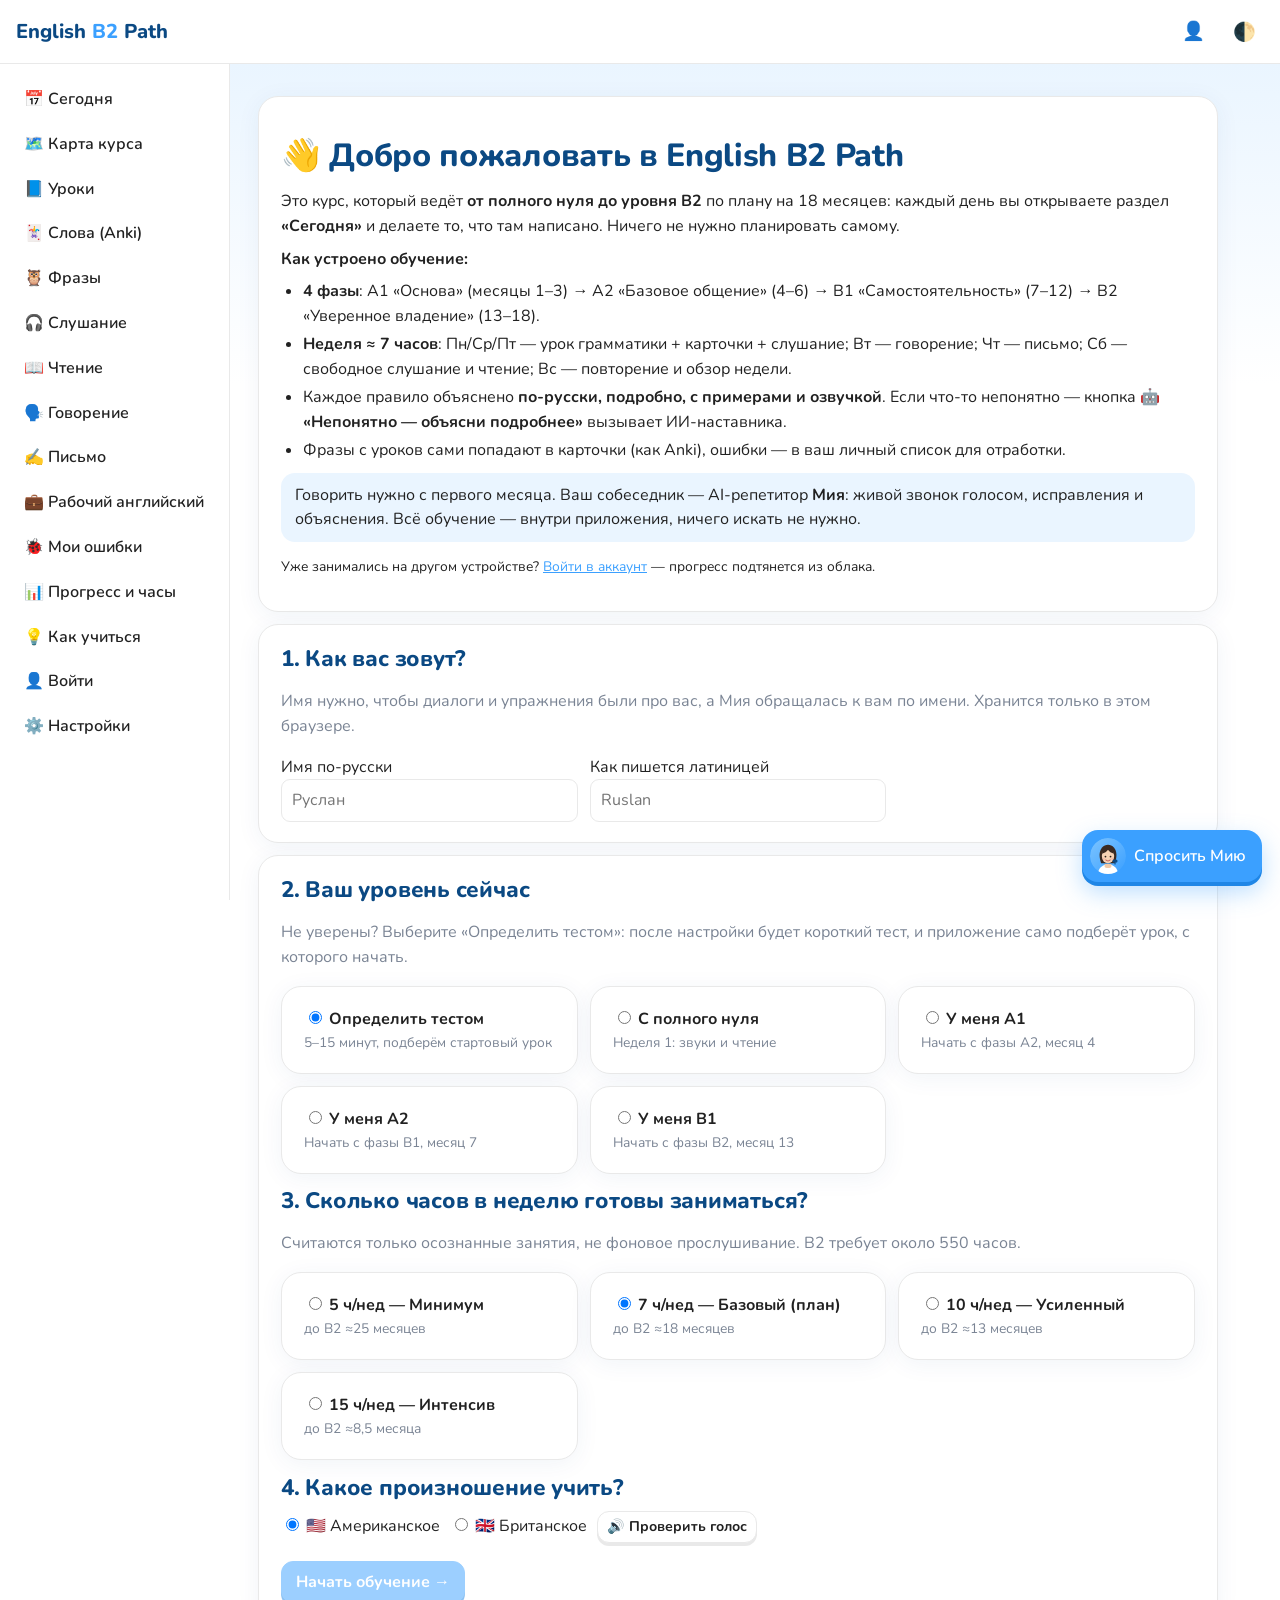
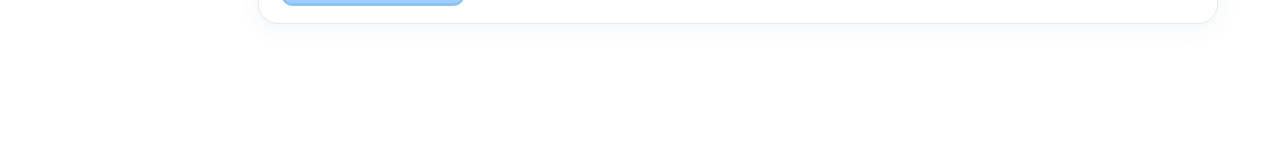
<file: index.html>
<!doctype html>
<html lang="ru">
<head>
<meta charset="utf-8">
<meta name="viewport" content="width=device-width, initial-scale=1">
<title>English B2 Path</title>
<meta name="description" content="Пошаговый курс английского с нуля до B2 по 18-месячному плану, с ИИ-наставником">
<link rel="icon" href="data:image/svg+xml,<svg xmlns='http://www.w3.org/2000/svg' viewBox='0 0 100 100'><text y='.9em' font-size='90'>🎓</text></svg>">
<link rel="preconnect" href="https://fonts.googleapis.com">
<link rel="stylesheet" href="https://fonts.googleapis.com/css2?family=Nunito:wght@400;600;700;800&display=swap">
<link rel="stylesheet" href="css/style.css">
<link rel="manifest" href="manifest.webmanifest">
<meta name="theme-color" content="#2563eb">
<link rel="apple-touch-icon" href="icons/icon-192.png">
<meta name="apple-mobile-web-app-capable" content="yes">
<meta name="apple-mobile-web-app-title" content="English B2">
</head>
<body>
<header class="top">
  <button class="burger" id="burger" aria-label="Меню">☰</button>
  <a class="brand" href="#/today">English <span class="hl-blue">B2</span> Path</a>
  <div class="top-stats" id="topStats"></div>
  <a class="icon-btn" id="authBadge" href="#/account" title="Войти в аккаунт" style="text-decoration:none">👤</a>
  <button class="icon-btn" id="themeBtn" title="Тема">🌓</button>
</header>
<div class="layout">
  <nav class="side" id="side">
    <a href="#/today" data-r="today">📅 Сегодня</a>
    <a href="#/map" data-r="map">🗺️ Карта курса</a>
    <a href="#/grammar" data-r="grammar">📘 Уроки</a>
    <a href="#/words" data-r="words">🃏 Слова (Anki)</a>
    <a href="#/duo" data-r="duo">🦉 Фразы</a>
    <a href="#/listen" data-r="listen">🎧 Слушание</a>
    <a href="#/read" data-r="read">📖 Чтение</a>
    <a href="#/speak" data-r="speak">🗣️ Говорение</a>
    <a href="#/write" data-r="write">✍️ Письмо</a>
    <a href="#/work" data-r="work">💼 Рабочий английский</a>
    <a href="#/errors" data-r="errors">🐞 Мои ошибки</a>
    <a href="#/progress" data-r="progress">📊 Прогресс и часы</a>
    <a href="#/resources" data-r="resources">💡 Как учиться</a>
    <a href="#/account" data-r="account" id="sideAuth">👤 Войти</a>
    <a href="#/settings" data-r="settings">⚙️ Настройки</a>
  </nav>
  <main id="app" class="main"></main>
</div>

<button class="fab" id="fab" title="AI-репетитор Мия"></button>
<aside class="helper hide" id="helper">
  <div class="helper-head">
    <div class="tutor-card" style="background:none;padding:0;flex:1;min-width:0">
      <span id="helperAva"></span>
      <div class="who" style="min-width:0"><b>Мия · AI-репетитор</b><span class="live">онлайн</span> <span class="muted small" id="helperCtx"></span></div>
    </div>
    <button class="icon-btn" id="helperClose">✕</button>
  </div>
  <div class="helper-body" id="helperBody"></div>
  <form class="helper-form" id="helperForm">
    <textarea id="helperInput" rows="2" placeholder="Спросите что угодно: «почему тут the?», «объясни проще», «дай ещё примеров»…"></textarea>
    <button class="btn primary" type="submit">➤</button>
  </form>
</aside>
<div class="toast hide" id="toast"></div>
<script type="module" src="js/app.js?v=20261028b"></script>
</body>
</html>
</file>
<file: css/style.css>
:root {
  --bg: #ffffff;
  --panel: #ffffff;
  --panel2: #f3f5f7;
  --soft: #eaf5ff;
  --text: #212121;
  --head: #0b4983;
  --muted: #7a8494;
  --line: #e9e9e9;
  --accent: #3ba0ff;
  --accent-dark: #1f86e6;
  --accent-soft: #eaf5ff;
  --ok: #22b573;
  --ok-soft: #d9f7e8;
  --bad: #ff5a5f;
  --bad-soft: #ffe8e9;
  --warn: #c98a00;
  --warn-soft: #fff6d6;
  --hl-user: #fff3a6;
  --hl-ai: #c8f5dc;
  --shadow: 0 4px 24px rgba(11, 73, 131, 0.06);
  --radius: 20px;
  --font: "Nunito", Avenir, Helvetica, Arial, sans-serif;
}
:root[data-theme="dark"] {
  --bg: #0f1724; --panel: #162131; --panel2: #1d2a3d; --soft: #17304d; --text: #e8eef6; --head: #9fd0ff; --muted: #93a1b5;
  --line: #26354a; --accent: #3ba0ff; --accent-dark: #1f86e6; --accent-soft: #17304d; --ok: #3ccf8e; --ok-soft: #143a2a;
  --bad: #ff7a7e; --bad-soft: #3d1f24; --warn: #ffc94d; --warn-soft: #3b3115; --hl-user: #5b5214; --hl-ai: #1f5a3d; --shadow: 0 4px 24px rgba(0,0,0,.35);
}
* { box-sizing: border-box; }
html, body { margin: 0; }
body { background: var(--bg); color: var(--text); font: 16px/1.55 var(--font); }
a { color: var(--accent); }
h1, h2, h3, h4 { line-height: 1.25; margin: 0.6em 0 0.4em; }
h1 { font-size: 1.6rem; }
h2 { font-size: 1.3rem; }
h3 { font-size: 1.1rem; }
code { background: var(--panel2); padding: 1px 5px; border-radius: 5px; font-size: 0.92em; }
.muted { color: var(--muted); }
.small { font-size: 0.86rem; }
.hide { display: none !important; }

/* ---------- layout ---------- */
.top {
  position: sticky; top: 0; z-index: 20; display: flex; align-items: center; gap: 12px;
  padding: 10px 16px; background: var(--panel); border-bottom: 1px solid var(--line);
}
.brand { text-decoration: none; color: var(--text); font-size: 1.1rem; white-space: nowrap; }
.top-stats { margin-left: auto; display: flex; gap: 14px; font-size: 0.9rem; color: var(--muted); flex-wrap: wrap; justify-content: flex-end; }
.top-stats b { color: var(--text); }
.burger { display: none; }
.layout { display: flex; min-height: calc(100vh - 56px); }
.side {
  width: 230px; flex-shrink: 0; padding: 14px 10px; border-right: 1px solid var(--line);
  background: var(--panel); position: sticky; top: 56px; height: calc(100vh - 56px); overflow-y: auto;
}
.side a {
  display: block; padding: 8px 12px; border-radius: 9px; color: var(--text); text-decoration: none; margin-bottom: 2px;
}
.side a:hover { background: var(--panel2); }
.side a.active { background: var(--accent-soft); color: var(--accent); font-weight: 600; }
.main { flex: 1; min-width: 0; padding: 20px 28px 120px; max-width: 980px; }
@media (max-width: 820px) {
  .burger { display: inline-block; }
  .side { position: fixed; left: 0; top: 56px; z-index: 30; transform: translateX(-100%); transition: transform 0.2s; box-shadow: var(--shadow); }
  .side.open { transform: none; }
  .main { padding: 16px 16px 120px; }
  .top-stats { display: none; }
}

/* ---------- elements ---------- */
.card { background: var(--panel); border: 1px solid var(--line); border-radius: var(--radius); padding: 16px 18px; margin: 12px 0; box-shadow: var(--shadow); }
.card h2:first-child, .card h3:first-child { margin-top: 0; }
.grid { display: grid; gap: 12px; grid-template-columns: repeat(auto-fill, minmax(230px, 1fr)); }
.row { display: flex; gap: 10px; align-items: center; flex-wrap: wrap; }
.spacer { flex: 1; }
.btn {
  border: 1px solid var(--line); background: var(--panel); color: var(--text); padding: 8px 14px; border-radius: 9px;
  font: inherit; cursor: pointer; text-decoration: none; display: inline-flex; align-items: center; gap: 6px;
}
.btn:hover { border-color: var(--accent); }
.btn.primary { background: var(--accent); border-color: var(--accent); color: #fff; }
.btn.ok { background: var(--ok); border-color: var(--ok); color: #fff; }
.btn.ghost { background: transparent; }
.btn.sm { padding: 4px 9px; font-size: 0.88rem; }
.btn:disabled { opacity: 0.5; cursor: not-allowed; }
.icon-btn { border: none; background: transparent; color: var(--text); font-size: 1.15rem; cursor: pointer; padding: 4px 8px; border-radius: 8px; }
.icon-btn:hover { background: var(--panel2); }
.pill { display: inline-block; padding: 2px 9px; border-radius: 99px; font-size: 0.8rem; background: var(--panel2); color: var(--muted); }
.pill.a1 { background: #e3f6ea; color: #17834a; }
.pill.a2 { background: #e2f0ff; color: #2463b5; }
.pill.b1 { background: #fff1d9; color: #a86800; }
.pill.b2 { background: #f6e5ff; color: #8237b0; }
:root[data-theme="dark"] .pill.a1, :root[data-theme="dark"] .pill.a2, :root[data-theme="dark"] .pill.b1, :root[data-theme="dark"] .pill.b2 { background: var(--panel2); }
input[type="text"], input[type="email"], input[type="number"], input[type="date"], input[type="password"], select, textarea {
  font: inherit; color: var(--text); background: var(--panel); border: 1px solid var(--line); border-radius: 9px; padding: 8px 10px; width: 100%;
}
textarea { resize: vertical; }
input:focus, textarea:focus, select:focus { outline: 2px solid var(--accent-soft); border-color: var(--accent); }
.bar { height: 8px; background: var(--panel2); border-radius: 99px; overflow: hidden; }
.bar > i { display: block; height: 100%; background: var(--accent); border-radius: 99px; transition: width 0.3s; }
.bar.ok > i { background: var(--ok); }
table { border-collapse: collapse; width: 100%; margin: 8px 0; }
th, td { border: 1px solid var(--line); padding: 6px 9px; text-align: left; vertical-align: top; }
th { background: var(--panel2); font-weight: 600; }
.tbl-wrap { overflow-x: auto; }

/* ---------- markdown blocks ---------- */
.md p { margin: 0.5em 0; }
.md ul, .md ol { margin: 0.4em 0; padding-left: 1.4em; }
.md li { margin: 0.2em 0; }
.md blockquote { margin: 10px 0; padding: 10px 14px; border-left: 4px solid var(--warn); background: var(--warn-soft); border-radius: 0 9px 9px 0; }
.md blockquote.info { border-left-color: var(--accent); background: var(--accent-soft); }
.md .en { color: var(--accent); font-weight: 600; }

/* ---------- today ---------- */
.task { display: flex; gap: 12px; align-items: flex-start; padding: 12px 14px; border: 1px solid var(--line); border-radius: 11px; margin: 8px 0; background: var(--panel); }
.task.done { background: var(--ok-soft); border-color: transparent; }
.task .chk { width: 26px; height: 26px; border-radius: 50%; border: 2px solid var(--line); flex-shrink: 0; display: grid; place-items: center; cursor: pointer; background: var(--panel); font-size: 0.9rem; }
.task.done .chk { background: var(--ok); border-color: var(--ok); color: #fff; }
.task .body { flex: 1; min-width: 0; }
.task .ttl { font-weight: 600; }
.task .desc { color: var(--muted); font-size: 0.92rem; margin-top: 2px; }
.banner { padding: 12px 16px; border-radius: 11px; margin: 10px 0; background: var(--warn-soft); border: 1px solid var(--line); }
.banner.info { background: var(--accent-soft); }
.banner.ok { background: var(--ok-soft); }

/* ---------- lesson player ---------- */
.player-head { display: flex; align-items: center; gap: 12px; }
.player-head .bar { flex: 1; }
.step { min-height: 200px; }
.ex-item { padding: 12px 0; border-bottom: 1px dashed var(--line); }
.ex-item:last-child { border-bottom: none; }
.ex-q { font-size: 1.08rem; margin-bottom: 8px; }
.opts { display: flex; flex-wrap: wrap; gap: 8px; }
.opt { border: 1px solid var(--line); background: var(--panel); color: var(--text); padding: 8px 14px; border-radius: 9px; cursor: pointer; font: inherit; }
.opt:hover { border-color: var(--accent); }
.opt.right { background: var(--ok-soft); border-color: var(--ok); }
.opt.wrong { background: var(--bad-soft); border-color: var(--bad); }
.feedback { margin-top: 8px; padding: 9px 12px; border-radius: 9px; font-size: 0.95rem; }
.feedback.ok { background: var(--ok-soft); }
.feedback.bad { background: var(--bad-soft); }
.feedback.info { background: var(--accent-soft); }
.words { display: flex; flex-wrap: wrap; gap: 6px; min-height: 42px; padding: 6px; border: 1px dashed var(--line); border-radius: 9px; margin: 6px 0; }
.word { padding: 5px 11px; border-radius: 8px; background: var(--panel2); cursor: pointer; border: 1px solid var(--line); user-select: none; }
.word:hover { border-color: var(--accent); }
.ex-line { display: flex; gap: 10px; align-items: baseline; padding: 6px 0; border-bottom: 1px solid var(--line); }
.ex-line:last-child { border-bottom: none; }
.ex-line .en { font-weight: 600; }
.ex-line .ru { color: var(--muted); }
.ex-line .note { font-size: 0.85rem; color: var(--warn); }
.say { border: none; background: var(--accent-soft); color: var(--accent); border-radius: 50%; width: 30px; height: 30px; cursor: pointer; flex-shrink: 0; font-size: 0.9rem; }
.say:hover { filter: brightness(0.95); }
.dlg { display: grid; gap: 6px; }
.dlg-line { display: grid; grid-template-columns: 7rem minmax(0, 1fr) auto; gap: 8px; align-items: start; padding: 8px 10px; border-radius: 9px; background: var(--panel2); }
.dlg-line.cur { outline: 2px solid var(--accent); }
.dlg-line .who { font-weight: 700; color: var(--muted); font-size: 0.88rem; min-width: 0; overflow-wrap: anywhere; }
.dlg-line > div:nth-child(2) { min-width: 0; overflow-wrap: anywhere; }
@media (max-width: 600px) {
  .dlg-line { grid-template-columns: minmax(0, 1fr) auto; }
  .dlg-line .who { grid-column: 1 / -1; }
}
.dlg-line .ru { color: var(--muted); font-size: 0.9rem; }
.blur .ru, .blur .en.hideable { filter: blur(5px); }
.blur .ru:hover, .blur .en.hideable:hover { filter: none; }
.player-nav { display: flex; gap: 10px; margin-top: 16px; align-items: center; }

/* ---------- flashcards ---------- */
.flash { text-align: center; padding: 28px 18px; min-height: 220px; display: flex; flex-direction: column; justify-content: center; gap: 12px; }
.flash .front { font-size: 1.35rem; font-weight: 600; }
.flash .back { font-size: 1.15rem; color: var(--accent); }
.grade-btns { display: flex; gap: 8px; justify-content: center; flex-wrap: wrap; }
.grade-btns .btn { min-width: 110px; justify-content: center; flex-direction: column; gap: 0; }
.grade-btns small { color: inherit; opacity: 0.75; font-size: 0.75rem; }

/* ---------- chat ---------- */
.chat { display: flex; flex-direction: column; gap: 10px; max-height: 60vh; overflow-y: auto; padding: 4px; }
.msg { padding: 10px 13px; border-radius: 12px; max-width: 88%; white-space: pre-wrap; word-wrap: break-word; }
.msg.me { align-self: flex-end; background: var(--accent); color: #fff; border-bottom-right-radius: 4px; }
.msg.ai { align-self: flex-start; background: var(--panel2); border-bottom-left-radius: 4px; }
.msg.fix { align-self: flex-start; background: var(--warn-soft); font-size: 0.92rem; }
.msg.sys { align-self: center; background: transparent; color: var(--muted); font-size: 0.85rem; }
.typing::after { content: "…"; animation: blink 1s infinite; }
@keyframes blink { 50% { opacity: 0.2; } }

/* ---------- map ---------- */
.phase { border-left: 4px solid var(--accent); }
.phase.p1 { border-left-color: #2bb673; }
.phase.p2 { border-left-color: #3a8df3; }
.phase.p3 { border-left-color: #e6a100; }
.phase.p4 { border-left-color: #a54fd9; }
.weeks { display: grid; grid-template-columns: repeat(auto-fill, minmax(36px, 1fr)); gap: 5px; margin-top: 8px; }
.wk { aspect-ratio: 1; border-radius: 7px; background: var(--panel2); display: grid; place-items: center; font-size: 0.78rem; color: var(--muted); cursor: pointer; border: 1px solid transparent; }
.wk.done { background: var(--ok); color: #fff; }
.wk.cur { border-color: var(--accent); color: var(--accent); font-weight: 700; }
.wk.cp { box-shadow: inset 0 0 0 2px var(--warn); }

/* ---------- FAB + helper ---------- */
.fab {
  position: fixed; right: 18px; bottom: 18px; z-index: 40; border: none; background: var(--accent); color: #fff; padding: 12px 18px;
  border-radius: 99px; font: inherit; font-weight: 600; cursor: pointer; box-shadow: 0 6px 20px rgba(58, 99, 243, 0.35);
}
@media (max-width: 600px) { .fab span { display: none; } }
.helper {
  position: fixed; right: 18px; bottom: 18px; z-index: 50; width: min(440px, calc(100vw - 24px)); height: min(640px, calc(100vh - 90px));
  background: var(--panel); border: 1px solid var(--line); border-radius: 16px; box-shadow: 0 10px 40px rgba(0, 0, 0, 0.25);
  display: flex; flex-direction: column; overflow: hidden;
}
@media (max-width: 600px) { .helper { right: 8px; bottom: 8px; left: 8px; width: auto; height: calc(100vh - 80px); } }
.helper-head { display: flex; align-items: center; gap: 8px; padding: 10px 12px; border-bottom: 1px solid var(--line); }
.helper-head .muted { flex: 1; overflow: hidden; text-overflow: ellipsis; white-space: nowrap; }
.helper-body { flex: 1; overflow-y: auto; padding: 12px; display: flex; flex-direction: column; gap: 10px; }
.helper-form { display: flex; gap: 8px; padding: 10px; border-top: 1px solid var(--line); }
.helper-form textarea { flex: 1; }
.quick { display: flex; flex-wrap: wrap; gap: 6px; }
.toast { position: fixed; left: 50%; bottom: 24px; transform: translateX(-50%); z-index: 60; background: var(--text); color: var(--bg); padding: 10px 18px; border-radius: 10px; box-shadow: var(--shadow); max-width: 90vw; }
.kbd { border: 1px solid var(--line); border-bottom-width: 2px; border-radius: 5px; padding: 0 5px; font-size: 0.85em; }
.rec { color: var(--bad); font-weight: 700; }
.stat { text-align: center; }
.stat b { display: block; font-size: 1.6rem; }
.levels { display: flex; gap: 4px; margin: 8px 0; }
.levels > div { flex: 1; text-align: center; font-size: 0.8rem; }


/* ================= Learna-style layer ================= */
h1, h2, h3, h4 { color: var(--head); font-weight: 800; letter-spacing: -0.01em; }
h1 { font-size: 2rem; }
h2 { font-size: 1.4rem; }
.hl-blue { color: var(--accent); }
.top { height: 64px; border-bottom: 1px solid var(--line); }
.brand { color: var(--head); font-weight: 800; font-size: 1.25rem; }
.brand b { color: var(--head); }
.side { background: var(--panel); border-right: 1px solid var(--line); top: 64px; height: calc(100vh - 64px); }
.side a { border-radius: 12px; font-weight: 600; padding: 9px 14px; }
.side a.active { background: var(--soft); color: var(--accent); }
.main { background: linear-gradient(180deg, var(--soft) 0, var(--bg) 320px); max-width: none; }
.main > * { max-width: 960px; }
.card { border-radius: var(--radius); border: 1px solid var(--line); box-shadow: var(--shadow); padding: 20px 22px; }
.btn { border-radius: 12px; font-weight: 700; border: 1px solid var(--line); box-shadow: 0 3px 0 var(--line); transition: transform .05s, box-shadow .05s; }
.btn:active { transform: translateY(2px); box-shadow: 0 1px 0 var(--line); }
.btn.primary { background: var(--accent); border-color: var(--accent); color: #fff; box-shadow: 0 3px 0 var(--accent-dark); }
.btn.primary:active { box-shadow: 0 1px 0 var(--accent-dark); }
.btn.ok { box-shadow: 0 3px 0 #179a5f; }
.btn.ghost { box-shadow: none; border-color: transparent; color: var(--accent); }
.btn:hover { border-color: var(--accent); }
.pill { border: 1px solid var(--accent); background: transparent; color: var(--accent); font-weight: 800; font-size: .7rem; letter-spacing: .06em; text-transform: uppercase; padding: 3px 12px; border-radius: 16px; }
.pill.a1, .pill.a2, .pill.b1, .pill.b2 { background: transparent; }
.pill.a1 { color: #17a05d; border-color: #17a05d; } .pill.a2 { color: var(--accent); border-color: var(--accent); }
.pill.b1 { color: #e08a00; border-color: #e08a00; } .pill.b2 { color: #8a4fd9; border-color: #8a4fd9; }
.task { border-radius: 16px; padding: 14px 16px; box-shadow: var(--shadow); }
.task.done { background: var(--ok-soft); }
.task .chk { border-color: var(--accent); }
.opt { border-radius: 14px; font-weight: 600; box-shadow: 0 3px 0 var(--line); }
.opt.right { box-shadow: 0 3px 0 var(--ok); } .opt.wrong { box-shadow: 0 3px 0 var(--bad); }
.word { border-radius: 12px; font-weight: 600; background: var(--panel); box-shadow: 0 2px 0 var(--line); }
.feedback { border-radius: 14px; }
.say { background: var(--soft); }
.bar { height: 10px; } .bar > i { background: var(--accent); }
.md .en { color: var(--accent); }
.md blockquote { border-radius: 14px; border-left-width: 0; }
.fab { background: var(--accent); box-shadow: 0 4px 0 var(--accent-dark), 0 10px 24px rgba(59,160,255,.35); border-radius: 16px; display: flex; align-items: center; gap: 8px; padding: 8px 16px 8px 8px; }
.fab .ava { width: 36px; height: 36px; }

/* ---------- AI tutor (avatar + bubbles) ---------- */
.ava { width: 44px; height: 44px; border-radius: 50%; flex-shrink: 0; display: block; }
.tutor-card { display: flex; align-items: center; gap: 12px; padding: 12px; border-radius: 18px; background: var(--panel2); }
.tutor-card .ava { width: 56px; height: 56px; outline: 3px solid var(--accent); outline-offset: 2px; }
.tutor-card .who b { color: var(--head); display: block; }
.tutor-card .live { font-size: .78rem; color: var(--ok); font-weight: 700; }
.tutor-card .live::before { content: "●"; margin-right: 4px; }
.helper { border-radius: 24px; border: 1px solid var(--line); }
.helper-head { padding: 12px 14px; background: var(--panel2); border-bottom: 1px solid var(--line); }
.helper-body, .chat { background: var(--panel); }
.msg { border-radius: 18px; max-width: 86%; line-height: 1.5; font-size: .97rem; }
.msg.me { background: var(--soft); color: var(--text); border-bottom-right-radius: 6px; }
.msg.ai { background: var(--panel2); color: var(--text); border-bottom-left-radius: 6px; }
.msg-row { display: flex; align-items: flex-end; gap: 8px; align-self: flex-start; max-width: 92%; }
.msg-row .msg { max-width: 100%; }
.msg-row .tools { display: flex; flex-direction: column; gap: 4px; }
.msg-row .tbtn { width: 30px; height: 30px; border-radius: 50%; border: none; background: var(--panel2); cursor: pointer; font-size: .85rem; color: var(--muted); }
.msg-row .tbtn:hover { color: var(--accent); }
.msg .tr { display: block; margin-top: 8px; padding-top: 8px; border-top: 1px dashed var(--line); color: var(--muted); font-size: .9rem; }
mark.k { background: var(--hl-ai); color: inherit; padding: 0 3px; border-radius: 4px; }
.msg.me mark.k { background: var(--hl-user); }
.msg.fix { background: var(--warn-soft); border-radius: 18px; }
.helper-form textarea { border-radius: 14px; }
.quick .btn { box-shadow: none; border-radius: 16px; font-weight: 600; }

/* ---------- live call ---------- */
.call { max-width: 720px; margin: 12px auto; text-align: left; }
.call-stage { display: flex; flex-direction: column; align-items: center; gap: 6px; padding: 26px 12px 18px; border-radius: 22px;
  background: linear-gradient(160deg, #eaf5ff, #d6ecff); }
:root[data-theme="dark"] .call-stage { background: linear-gradient(160deg, #17304d, #10233a); }
.call-ava { border-radius: 50%; padding: 6px; transition: box-shadow .2s; }
.call-ava .ava { width: 128px; height: 128px; }
.call-ava[data-mode="talk"] { animation: pulse-talk 1.1s infinite; }
.call-ava[data-mode="listen"] { box-shadow: 0 0 0 6px rgba(34, 181, 115, .35); animation: pulse-listen 1.6s infinite; }
.call-ava[data-mode="think"] { opacity: .75; }
@keyframes pulse-talk { 0%,100% { box-shadow: 0 0 0 0 rgba(59,160,255,.5); } 50% { box-shadow: 0 0 0 16px rgba(59,160,255,0); } }
@keyframes pulse-listen { 0%,100% { box-shadow: 0 0 0 4px rgba(34,181,115,.45); } 50% { box-shadow: 0 0 0 12px rgba(34,181,115,.1); } }
.call-name { font-weight: 800; color: var(--head); font-size: 1.15rem; text-align: center; }
.call-state { font-weight: 700; color: var(--accent); }
.call-timer { color: var(--muted); font-variant-numeric: tabular-nums; font-size: .9rem; }
.call-subs { max-height: 38vh; overflow-y: auto; display: flex; flex-direction: column; gap: 8px; padding: 14px 4px; }
.sub { padding: 9px 13px; border-radius: 16px; max-width: 88%; line-height: 1.45; }
.sub.ai { background: var(--panel2); align-self: flex-start; border-bottom-left-radius: 6px; }
.sub.me { background: var(--soft); align-self: flex-end; border-bottom-right-radius: 6px; }
.sub.fix { background: var(--warn-soft); align-self: flex-start; font-size: .92rem; }
.sub.sys { color: var(--muted); align-self: center; }
.call-ctrl { display: flex; justify-content: center; gap: 14px; padding: 8px 0 4px; }
.cbtn { width: 56px; height: 56px; border-radius: 50%; border: 1px solid var(--line); background: var(--panel); font-size: 1.35rem; cursor: pointer; box-shadow: 0 3px 0 var(--line); }
.cbtn.off, .cbtn.on { background: var(--soft); border-color: var(--accent); }
.cbtn.end { background: var(--bad); border-color: var(--bad); box-shadow: 0 3px 0 #d63c41; transform: rotate(135deg); }
.say-pair { display: inline-flex; gap: 4px; flex-shrink: 0; }
.say.slow { font-size: .8rem; background: var(--panel2); }
.md .say { width: 26px; height: 26px; font-size: .8rem; vertical-align: middle; }
.md .say.slow { margin-left: 2px; }

/* ---------------- тренажёр «Фразы» (#/duo) ---------------- */
.duo-stats { display: flex; gap: 8px; justify-content: space-around; text-align: center; }
.duo-stats > div { display: flex; flex-direction: column; flex: 1; }
.duo-stats b { font-size: 1.25rem; }
.duo-grid { display: grid; grid-template-columns: repeat(auto-fill, minmax(260px, 1fr)); gap: 10px; }
.duo-topic { display: flex; align-items: center; gap: 12px; padding: 12px 14px; border: 1px solid var(--line); border-radius: 16px; background: var(--panel); color: var(--text); text-decoration: none; box-shadow: 0 3px 0 var(--line); min-width: 0; }
.duo-topic:hover { border-color: var(--accent); }
.duo-topic.locked { opacity: .55; cursor: not-allowed; }
.duo-tx { display: flex; flex-direction: column; gap: 2px; min-width: 0; }
.duo-tx b { overflow-wrap: anywhere; }
.duo-ring { flex: none; width: 56px; height: 56px; border-radius: 50%; display: grid; place-items: center; background: conic-gradient(var(--ok) calc(var(--p) * 1%), var(--panel2) 0); }
.duo-ring > span { width: 44px; height: 44px; border-radius: 50%; background: var(--panel); display: grid; place-items: center; font-size: 1.4rem; }
.duo-crowns { display: flex; gap: 4px; margin-top: 2px; }
.duo-crowns i { width: 14px; height: 6px; border-radius: 3px; background: var(--panel2); }
.duo-crowns i.on { background: #f5b301; }
.duo { max-width: 640px; margin: 0 auto; }
.duo-head { display: flex; align-items: center; gap: 12px; margin-bottom: 18px; }
.duo-x { font-size: 1.3rem; color: var(--muted); text-decoration: none; min-width: 44px; min-height: 44px; display: grid; place-items: center; }
.duo-q { font-weight: 800; font-size: 1.15rem; margin: 6px 0 12px; }
.duo-prompt { display: flex; align-items: center; gap: 10px; flex-wrap: wrap; margin-bottom: 14px; font-size: 1.2rem; }
.duo-en { font-size: 1.25rem; font-weight: 700; overflow-wrap: anywhere; }
.duo-opts { display: grid; gap: 10px; }
.duo-opt, .duo-pair { min-height: 48px; text-align: left; }
.duo-opt:disabled, .duo-pair:disabled { cursor: default; }
.duo-opt.right, .duo-pair.right { background: var(--ok-soft); border-color: var(--ok); }
.duo-opt.wrong, .duo-pair.wrong { background: var(--bad-soft); border-color: var(--bad); }
.duo-pair.sel { background: var(--accent-soft); border-color: var(--accent); }
.duo-pairs { display: grid; grid-template-columns: 1fr 1fr; gap: 10px; }
.duo-col { display: flex; flex-direction: column; gap: 8px; min-width: 0; }
.duo-pair { overflow-wrap: anywhere; font-size: .95rem; padding: 8px 10px; }
.duo-ans { min-height: 64px; display: flex; flex-wrap: wrap; gap: 8px; padding: 8px 0; border-top: 2px solid var(--line); border-bottom: 2px solid var(--line); margin-bottom: 14px; align-content: flex-start; }
.duo-ans.right { border-color: var(--ok); }
.duo-ans.wrong { border-color: var(--bad); }
.duo-bank { display: flex; flex-wrap: wrap; gap: 8px; justify-content: center; margin-bottom: 16px; }
.duo-tile { min-height: 44px; padding: 8px 14px; border: 1px solid var(--line); border-radius: 12px; background: var(--panel); color: var(--text); font: inherit; font-weight: 700; cursor: pointer; box-shadow: 0 3px 0 var(--line); }
.duo-tile:hover:not(:disabled) { border-color: var(--accent); }
.duo-tile.used { visibility: hidden; }
.duo-tile:disabled { cursor: default; }
.duo-input { width: 100%; box-sizing: border-box; min-height: 48px; padding: 10px 14px; font: inherit; font-size: 1.1rem; border: 2px solid var(--line); border-radius: 12px; background: var(--panel); color: var(--text); margin-bottom: 14px; }
.duo-input:focus { outline: none; border-color: var(--accent); }
.duo-input.right { border-color: var(--ok); background: var(--ok-soft); }
.duo-input.wrong { border-color: var(--bad); background: var(--bad-soft); }
.duo-big { font-size: 1.6rem; min-width: 56px; min-height: 56px; }
.duo-actions { gap: 8px; flex-wrap: wrap; }
.duo-actions .btn { min-height: 44px; justify-content: center; }
.duo-foot { position: fixed; left: 0; right: 0; bottom: 0; z-index: 55; padding: 14px 16px calc(14px + env(safe-area-inset-bottom)); border-top: 2px solid var(--line); background: var(--panel); }
.duo-foot.ok { background: var(--ok-soft); border-color: var(--ok); }
.duo-foot.bad { background: var(--bad-soft); border-color: var(--bad); }
.duo-foot.hide { display: none; }
.duo-foot-in { max-width: 640px; margin: 0 auto; display: flex; align-items: center; gap: 12px; justify-content: space-between; }
.duo-msg { min-width: 0; overflow-wrap: anywhere; }
.duo-right { margin-top: 2px; }
.duo-next { min-height: 46px; min-width: 110px; justify-content: center; flex: none; }
.duo-done { text-align: center; }
.duo-owl { font-size: 3rem; }
.duo-run .fab { display: none; }
.duo-run .main { padding-bottom: 150px; }

/* ---------- геймификация (js/gamify.js) ---------- */
.gm-q { display: flex; align-items: center; gap: 10px; padding: 8px 4px; color: inherit; text-decoration: none; border-radius: 10px; }
.gm-q:hover { background: rgba(127, 127, 127, .08); }
.gm-q .gm-t { flex: 1; min-width: 0; }
.gm-q .bar { margin-top: 4px; height: 6px; }
.gm-q.done .gm-t { opacity: .7; }
.gm-badges { display: grid; grid-template-columns: repeat(auto-fill, minmax(120px, 1fr)); gap: 8px; }
.gm-b { display: flex; flex-direction: column; align-items: center; text-align: center; gap: 2px; padding: 10px 6px; border-radius: 12px; border: 1px solid rgba(127, 127, 127, .2); opacity: .45; filter: grayscale(1); }
.gm-b.on { opacity: 1; filter: none; }
.gm-b > span:first-child { font-size: 26px; }
</file>
